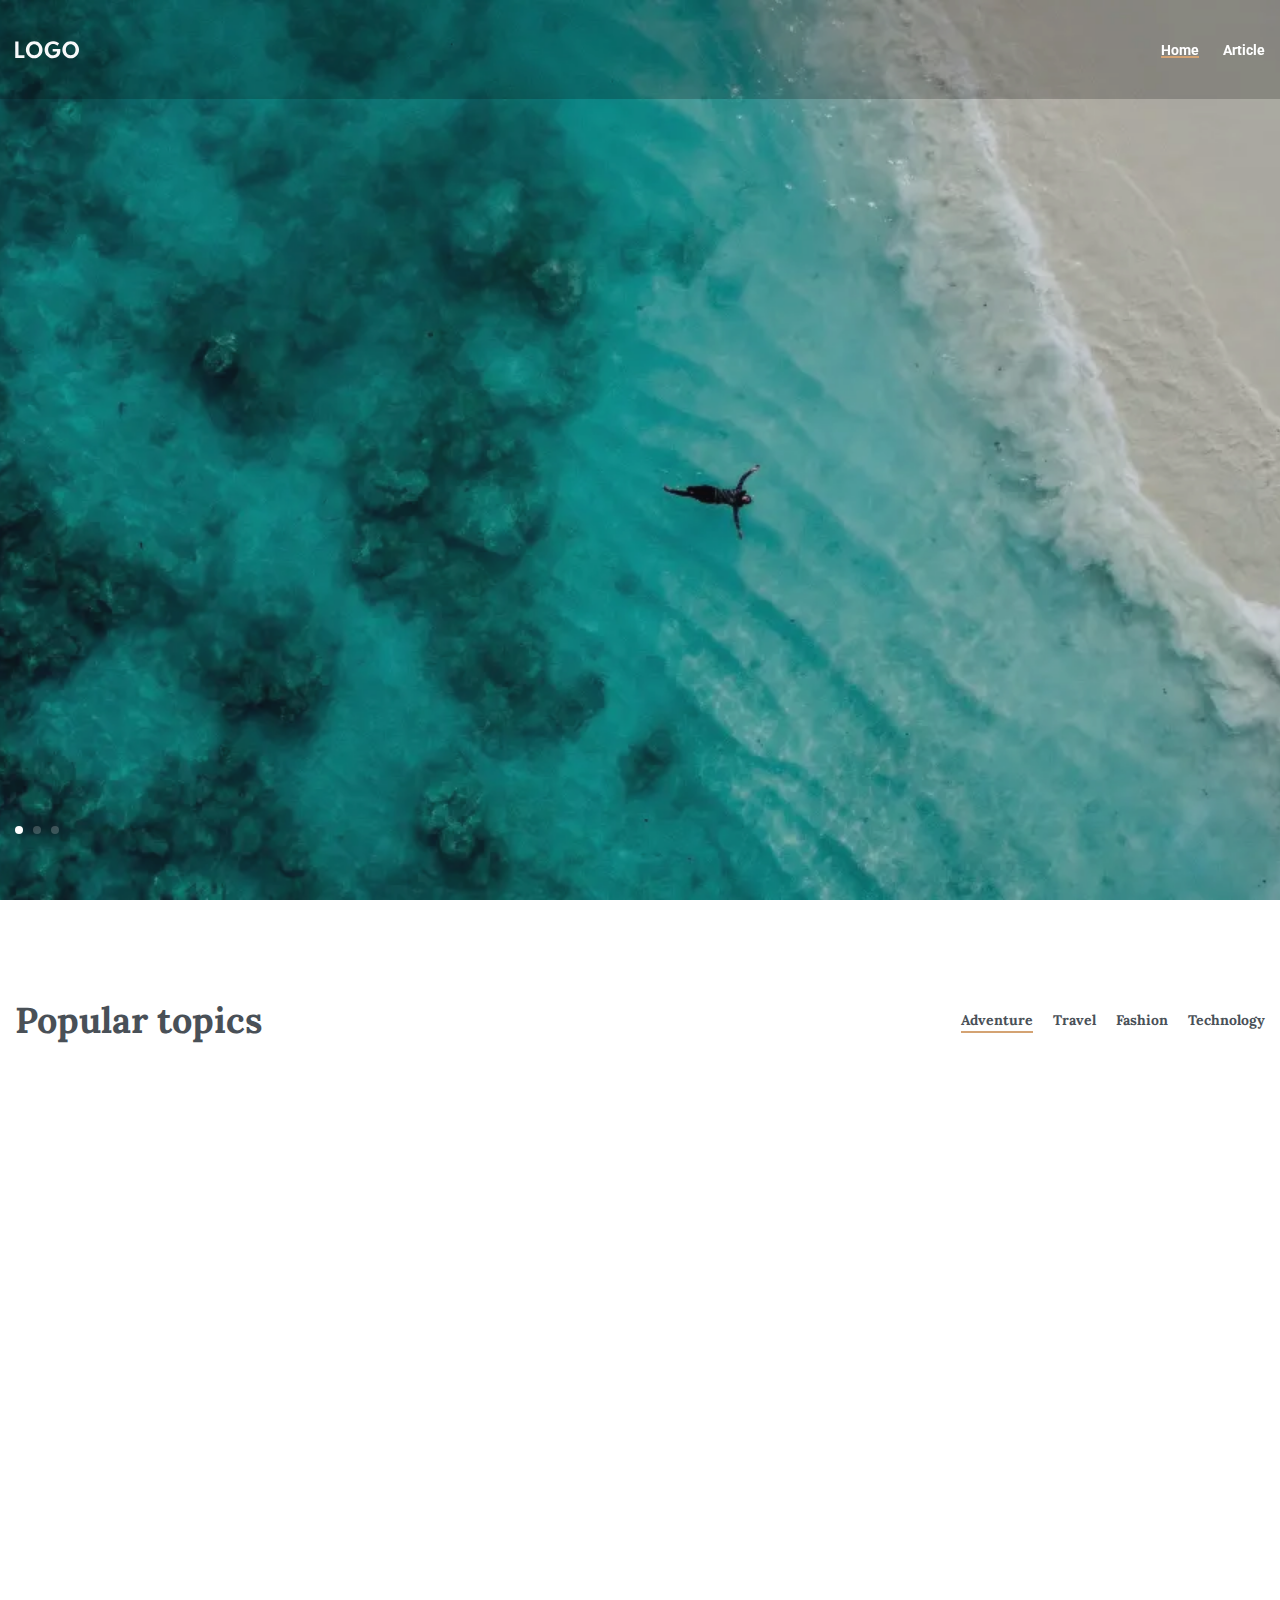
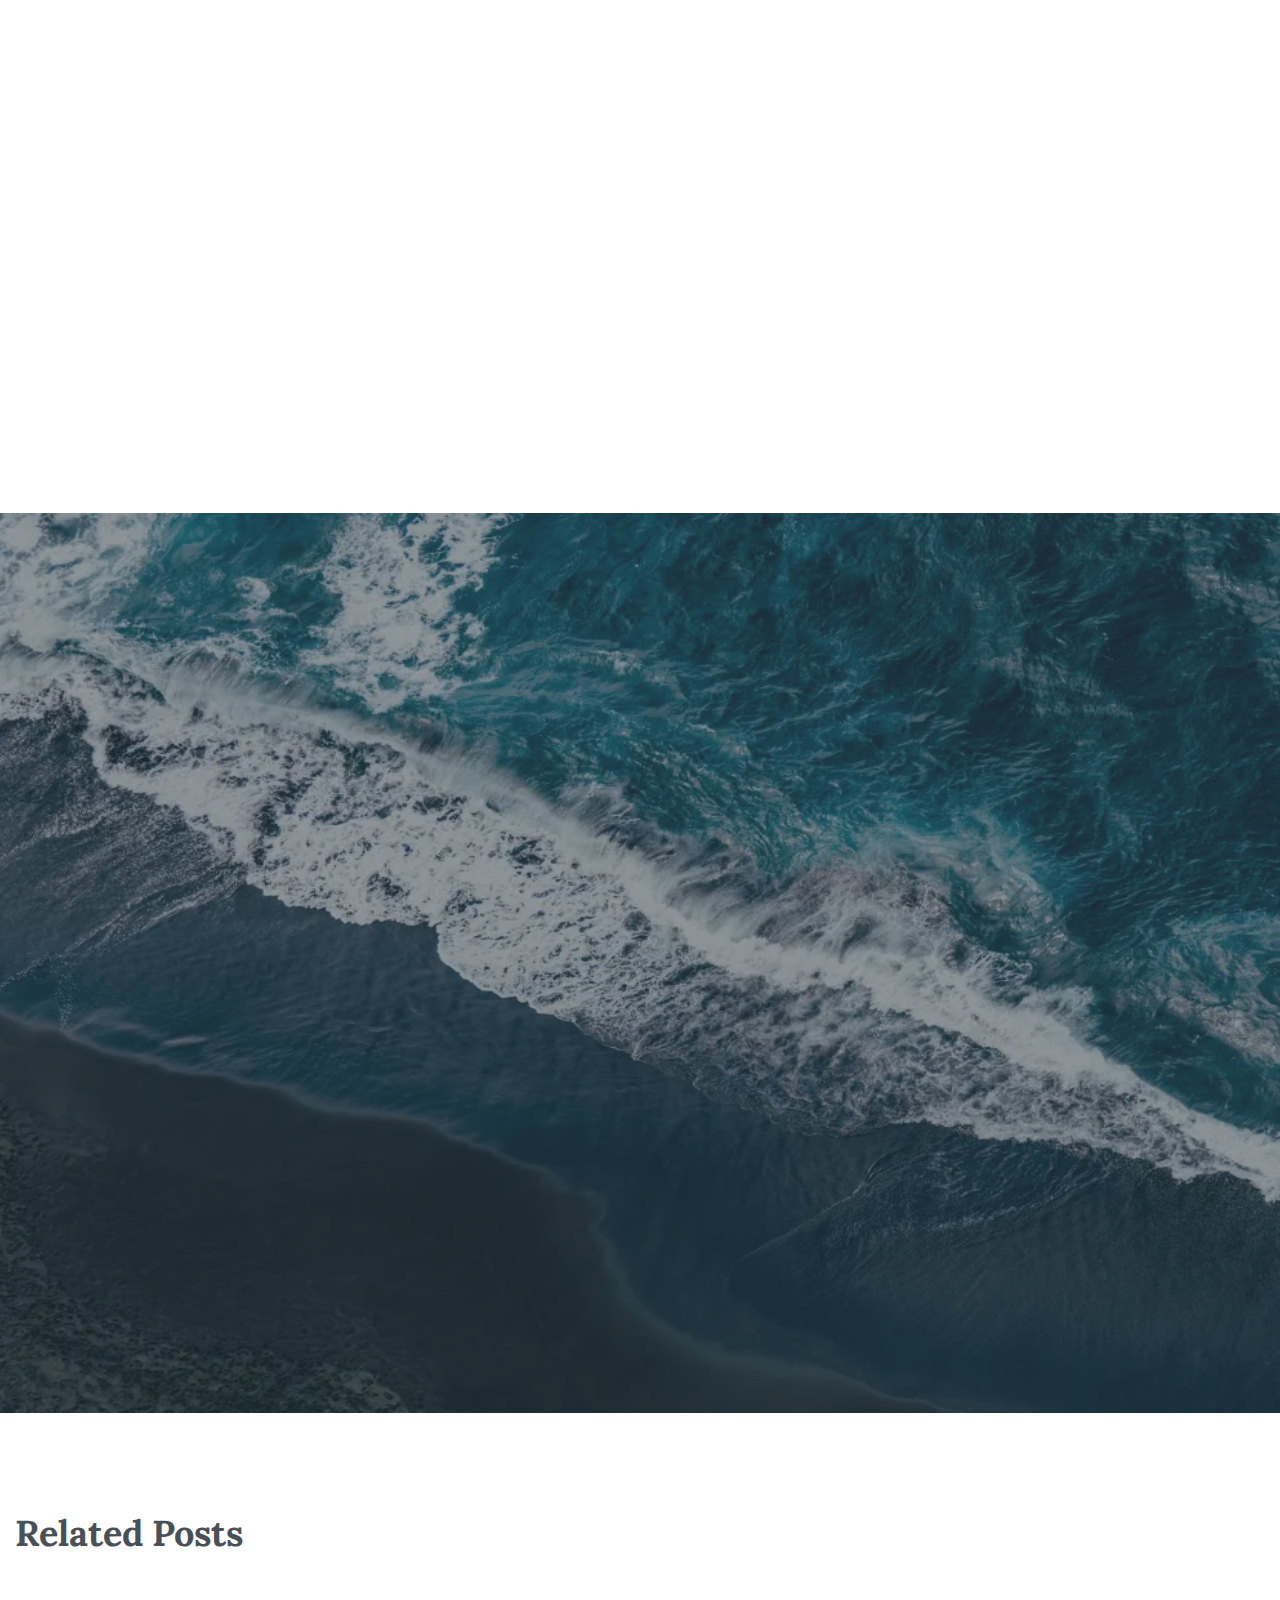
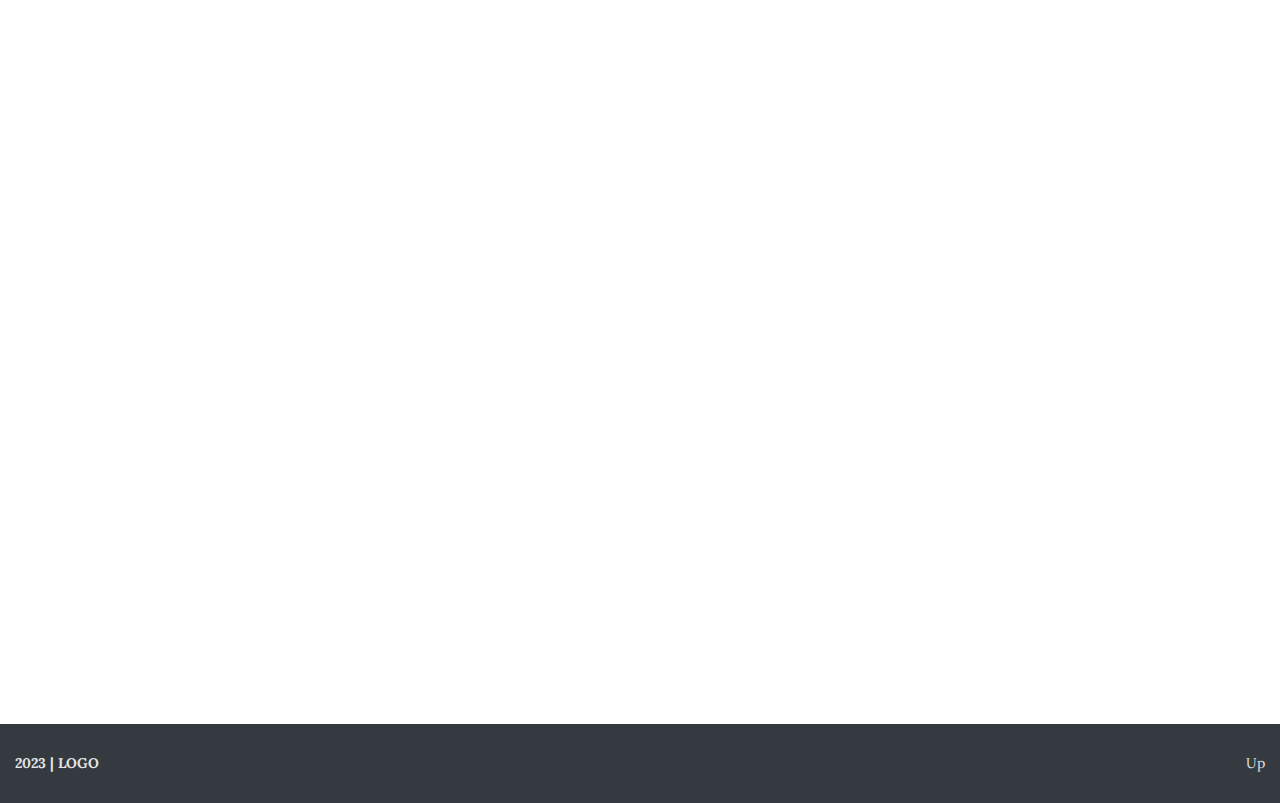
<file: index.html>
<!DOCTYPE html>
<html lang="ru">

<head>
	<title>MinimalBlog</title>
	<meta charset="UTF-8">
	<meta name="format-detection" content="telephone=no">
	<!-- <style>body{opacity: 0;}</style> -->
	<link rel="stylesheet" href="css/style.min.css?_v=20230114100045">
	<link rel="shortcut icon" href="favicon.ico">
	<!-- <meta name="robots" content="noindex, nofollow"> -->
	<meta name="viewport" content="width=device-width, initial-scale=1.0">
</head>

<body>
	<div class="wrapper">
		<header data-scroll="" class="header">
			<div class="header__container">
				<a href="" class="header__logo"><img src="img/logo.svg" alt="logo"></a>
				<nav class="header__menu menu">
					<ul class="menu__list">
						<li class="menu__item"><a href="index.html" class="menu__link _active">Home</a></li>
						<li class="menu__item"><a href="article.html" class="menu__link">Article</a></li>
					</ul>
				</nav>
			</div>
		</header>
		<main class="page">
			<div class="page__slider-main main-slider">
				<!-- Оболочка слайдера -->
				<div class="main-slider__slider swiper">
					<!-- Двигающееся часть слайдера -->
					<div class="main-slider__wrapper swiper-wrapper">
						<!-- Слайд -->
						<div class="main-slider__slide swiper-slide">
							<picture><source srcset="img/main-slider/01.webp" type="image/webp"><img class="main-slider__bg" src="img/main-slider/01.jpg" alt="Image"></picture>
							<div class="main-slider__container">
								<a href="#" class="main-slider__category category">ADVENTURE</a>
								<div class="main-slider__title title">Richird Norton photorealistic rendering as real photos</div>
								<div class="main-slider__body">
									<div class="main-slider__date">08.08.2021</div>
									<div class="main-slider__text">
										<p>Progressively incentivize cooperative systems through technically sound functionalities. The credibly productivate seamless data.</p>
									</div>
								</div>
							</div>
						</div>
						<div class="main-slider__slide swiper-slide">
							<picture><source srcset="img/main-slider/02.webp" type="image/webp"><img class="main-slider__bg" src="img/main-slider/02.jpg" alt="Image"></picture>
							<div class="main-slider__container">
								<a href="#" class="main-slider__category category">ADVENTURE</a>
								<div class="main-slider__title title">Lorem ipsum dolor sit amet consectetur adipisicing elit.</div>
								<div class="main-slider__body">
									<div class="main-slider__date">08.08.2021</div>
									<div class="main-slider__text">
										<p>Progressively incentivize cooperative systems through technically sound functionalities. The credibly productivate seamless data.</p>
									</div>
								</div>
							</div>
						</div>
						<div class="main-slider__slide swiper-slide">
							<picture><source srcset="img/main-slider/03.webp" type="image/webp"><img class="main-slider__bg" src="img/main-slider/03.jpg" alt="Image"></picture>
							<div class="main-slider__container">
								<a href="#" class="main-slider__category category">ADVENTURE</a>
								<div class="main-slider__title title">Richird Norton photorealistic rendering as real photos</div>
								<div class="main-slider__body">
									<div class="main-slider__date">08.08.2021</div>
									<div class="main-slider__text">
										<p>Progressively incentivize cooperative systems through technically sound functionalities. The credibly productivate seamless data.</p>
									</div>
								</div>
							</div>
						</div>
					</div>
					<div class="main-slider__bullets bullets">
						<div class="bullets__container">
							<div class="bullets__items"></div>
						</div>
					</div>

				</div>
			</div>
			<section class="page__popular popular">
				<div data-tabs class="popular__container">
					<div class="popular__header">
						<h2 class="popular__title title title_dark">Popular topics</h2>
						<nav class="popular__nav nav-popular">
							<ul data-tabs-titles class="nav-popular__list">
								<button type="button" class="nav-popular__item _tab-active">Adventure</button>
								<button type="button" class="nav-popular__item">Travel</button>
								<button type="button" class="nav-popular__item">Fashion</button>
								<button type="button" class="nav-popular__item">Technology</button>
							</ul>
						</nav>
					</div>
					<div data-tabs-body class="popular__content">
						<div class="popular__tab">
							<div class="popular__items">
								<article data-watch="" class="popular__item item-popular">
									<a href="" class="item-popular__category category">ADVENTURE</a>
									<a href="" class="item-popular__image"><picture><source srcset="img/popular/01.webp" type="image/webp"><img src="img/popular/01.jpg" alt="Image"></picture></a>
									<div class="item-popular__date">08.08.2021</div>
									<div class="item-popular__title"><a href="" class="item-popular__link-title">Instagram artists with great
											photography skills</a></div>
									<div class="item-popular__text">
										<p>Progressively incentivize cooperative systems through
											technically sound functionalities. Credibly productivate
											seamless data with flexible schemas.</p>
									</div>

								</article>
								<article data-watch="" class="popular__item item-popular">
									<a href="" class="item-popular__category category">ADVENTURE</a>
									<a href="" class="item-popular__image"><picture><source srcset="img/popular/02.webp" type="image/webp"><img src="img/popular/02.jpg" alt="Image"></picture></a>
									<div class="item-popular__date">08.08.2021</div>
									<div class="item-popular__title"><a href="" class="item-popular__link-title">Dream destinations to visit this year in Paris</a></div>
									<div class="item-popular__text">
										<p>Progressively incentivize cooperative systems through
											technically sound functionalities. Credibly productivate
											seamless data with flexible schemas.</p>
									</div>

								</article>
								<article data-watch="" class="popular__item item-popular">
									<a href="" class="item-popular__category category">ADVENTURE</a>
									<a href="" class="item-popular__image"><picture><source srcset="img/popular/03.webp" type="image/webp"><img src="img/popular/03.jpg" alt="Image"></picture></a>
									<div class="item-popular__date">08.08.2021</div>
									<div class="item-popular__title"><a href="" class="item-popular__link-title">Breathtaking first-person photos
											around Europe</a></div>
									<div class="item-popular__text">
										<p>Progressively incentivize cooperative systems through
											technically sound functionalities. Credibly productivate
											seamless data with flexible schemas.</p>
									</div>

								</article>
								<article data-watch="" class="popular__item item-popular">
									<a href="" class="item-popular__category category">ADVENTURE</a>
									<a href="" class="item-popular__image"><picture><source srcset="img/popular/04.webp" type="image/webp"><img src="img/popular/04.jpg" alt="Image"></picture></a>
									<div class="item-popular__date">08.08.2021</div>
									<div class="item-popular__title"><a href="" class="item-popular__link-title">What collectors need to know about
											authenticity</a></div>
									<div class="item-popular__text">
										<p>Progressively incentivize cooperative systems through
											technically sound functionalities. Credibly productivate
											seamless data with flexible schemas.</p>
									</div>

								</article>
								<article data-watch="" class="popular__item item-popular">
									<a href="" class="item-popular__category category">ADVENTURE</a>
									<a href="" class="item-popular__image"><picture><source srcset="img/popular/05.webp" type="image/webp"><img src="img/popular/05.jpg" alt="Image"></picture></a>
									<div class="item-popular__date">08.08.2021</div>
									<div class="item-popular__title"><a href="" class="item-popular__link-title">Thins to know before visiting
											Cave in Germany</a></div>
									<div class="item-popular__text">
										<p>Progressively incentivize cooperative systems through
											technically sound functionalities. Credibly productivate
											seamless data with flexible schemas.</p>
									</div>

								</article>
								<article data-watch="" class="popular__item item-popular">
									<a href="" class="item-popular__category category">ADVENTURE</a>
									<a href="" class="item-popular__image"><picture><source srcset="img/popular/06.webp" type="image/webp"><img src="img/popular/06.jpg" alt="Image"></picture></a>
									<div class="item-popular__date">08.08.2021</div>
									<div class="item-popular__title"><a href="" class="item-popular__link-title">Nina Smith vibrant work collab
											with Nike Dunk</a></div>
									<div class="item-popular__text">
										<p>Progressively incentivize cooperative systems through
											technically sound functionalities. Credibly productivate
											seamless data with flexible schemas.</p>
									</div>

								</article>
								<article data-watch="" class="popular__item item-popular">
									<a href="" class="item-popular__category category">ADVENTURE</a>
									<a href="" class="item-popular__image"><picture><source srcset="img/popular/07.webp" type="image/webp"><img src="img/popular/07.jpg" alt="Image"></picture></a>
									<div class="item-popular__date">08.08.2021</div>
									<div class="item-popular__title"><a href="" class="item-popular__link-title">Richard Norton photorealistic
											rendering as real photos</a></div>
									<div class="item-popular__text">
										<p>Progressively incentivize cooperative systems through
											technically sound functionalities. Credibly productivate
											seamless data with flexible schemas.</p>
									</div>

								</article>
								<article data-watch="" class="popular__item item-popular">
									<a href="" class="item-popular__category category">ADVENTURE</a>
									<a href="" class="item-popular__image"><picture><source srcset="img/popular/08.webp" type="image/webp"><img src="img/popular/08.jpg" alt="Image"></picture></a>
									<div class="item-popular__date">08.08.2021</div>
									<div class="item-popular__title"><a href="" class="item-popular__link-title">25 quality collectors toys inspired
											by famous films</a></div>
									<div class="item-popular__text">
										<p>Progressively incentivize cooperative systems through
											technically sound functionalities. Credibly productivate
											seamless data with flexible schemas.</p>
									</div>

								</article>
							</div>
						</div>
						<div class="popular__tab">
							<div class="popular__items">
								<article data-watch="" class="popular__item item-popular">
									<a href="" class="item-popular__category category">TRAVEL</a>
									<a href="" class="item-popular__image"><picture><source srcset="img/popular/01.webp" type="image/webp"><img src="img/popular/01.jpg" alt="Image"></picture></a>
									<div class="item-popular__date">08.08.2021</div>
									<div class="item-popular__title"><a href="" class="item-popular__link-title">Instagram artists with great
											photography skills</a></div>
									<div class="item-popular__text">
										<p>Progressively incentivize cooperative systems through
											technically sound functionalities. Credibly productivate
											seamless data with flexible schemas.</p>
									</div>

								</article>
								<article data-watch="" class="popular__item item-popular">
									<a href="" class="item-popular__category category">TRAVEL</a>
									<a href="" class="item-popular__image"><picture><source srcset="img/popular/02.webp" type="image/webp"><img src="img/popular/02.jpg" alt="Image"></picture></a>
									<div class="item-popular__date">08.08.2021</div>
									<div class="item-popular__title"><a href="" class="item-popular__link-title">Dream destinations to visit this year in Paris</a></div>
									<div class="item-popular__text">
										<p>Progressively incentivize cooperative systems through
											technically sound functionalities. Credibly productivate
											seamless data with flexible schemas.</p>
									</div>

								</article>
								<article data-watch="" class="popular__item item-popular">
									<a href="" class="item-popular__category category">TRAVEL</a>
									<a href="" class="item-popular__image"><picture><source srcset="img/popular/03.webp" type="image/webp"><img src="img/popular/03.jpg" alt="Image"></picture></a>
									<div class="item-popular__date">08.08.2021</div>
									<div class="item-popular__title"><a href="" class="item-popular__link-title">Breathtaking first-person photos
											around Europe</a></div>
									<div class="item-popular__text">
										<p>Progressively incentivize cooperative systems through
											technically sound functionalities. Credibly productivate
											seamless data with flexible schemas.</p>
									</div>

								</article>
								<article data-watch="" class="popular__item item-popular">
									<a href="" class="item-popular__category category">TRAVEL</a>
									<a href="" class="item-popular__image"><picture><source srcset="img/popular/04.webp" type="image/webp"><img src="img/popular/04.jpg" alt="Image"></picture></a>
									<div class="item-popular__date">08.08.2021</div>
									<div class="item-popular__title"><a href="" class="item-popular__link-title">What collectors need to know about
											authenticity</a></div>
									<div class="item-popular__text">
										<p>Progressively incentivize cooperative systems through
											technically sound functionalities. Credibly productivate
											seamless data with flexible schemas.</p>
									</div>

								</article>
								<article data-watch="" class="popular__item item-popular">
									<a href="" class="item-popular__category category">TRAVEL</a>
									<a href="" class="item-popular__image"><picture><source srcset="img/popular/05.webp" type="image/webp"><img src="img/popular/05.jpg" alt="Image"></picture></a>
									<div class="item-popular__date">08.08.2021</div>
									<div class="item-popular__title"><a href="" class="item-popular__link-title">Thins to know before visiting
											Cave in Germany</a></div>
									<div class="item-popular__text">
										<p>Progressively incentivize cooperative systems through
											technically sound functionalities. Credibly productivate
											seamless data with flexible schemas.</p>
									</div>

								</article>
								<article data-watch="" class="popular__item item-popular">
									<a href="" class="item-popular__category category">TRAVEL</a>
									<a href="" class="item-popular__image"><picture><source srcset="img/popular/06.webp" type="image/webp"><img src="img/popular/06.jpg" alt="Image"></picture></a>
									<div class="item-popular__date">08.08.2021</div>
									<div class="item-popular__title"><a href="" class="item-popular__link-title">Nina Smith vibrant work collab
											with Nike Dunk</a></div>
									<div class="item-popular__text">
										<p>Progressively incentivize cooperative systems through
											technically sound functionalities. Credibly productivate
											seamless data with flexible schemas.</p>
									</div>

								</article>
								<article data-watch="" class="popular__item item-popular">
									<a href="" class="item-popular__category category">TRAVEL</a>
									<a href="" class="item-popular__image"><picture><source srcset="img/popular/07.webp" type="image/webp"><img src="img/popular/07.jpg" alt="Image"></picture></a>
									<div class="item-popular__date">08.08.2021</div>
									<div class="item-popular__title"><a href="" class="item-popular__link-title">Richard Norton photorealistic
											rendering as real photos</a></div>
									<div class="item-popular__text">
										<p>Progressively incentivize cooperative systems through
											technically sound functionalities. Credibly productivate
											seamless data with flexible schemas.</p>
									</div>

								</article>
								<article data-watch="" class="popular__item item-popular">
									<a href="" class="item-popular__category category">TRAVEL</a>
									<a href="" class="item-popular__image"><picture><source srcset="img/popular/08.webp" type="image/webp"><img src="img/popular/08.jpg" alt="Image"></picture></a>
									<div class="item-popular__date">08.08.2021</div>
									<div class="item-popular__title"><a href="" class="item-popular__link-title">25 quality collectors toys inspired
											by famous films</a></div>
									<div class="item-popular__text">
										<p>Progressively incentivize cooperative systems through
											technically sound functionalities. Credibly productivate
											seamless data with flexible schemas.</p>
									</div>

								</article>
							</div>
						</div>
						<div class="popular__tab">
							<div class="popular__items">
								<article data-watch="" class="popular__item item-popular">
									<a href="" class="item-popular__category category">Fashion</a>
									<a href="" class="item-popular__image"><picture><source srcset="img/popular/01.webp" type="image/webp"><img src="img/popular/01.jpg" alt="Image"></picture></a>
									<div class="item-popular__date">08.08.2021</div>
									<div class="item-popular__title"><a href="" class="item-popular__link-title">Instagram artists with great
											photography skills</a></div>
									<div class="item-popular__text">
										<p>Progressively incentivize cooperative systems through
											technically sound functionalities. Credibly productivate
											seamless data with flexible schemas.</p>
									</div>

								</article>
								<article data-watch="" class="popular__item item-popular">
									<a href="" class="item-popular__category category">Fashion</a>
									<a href="" class="item-popular__image"><picture><source srcset="img/popular/02.webp" type="image/webp"><img src="img/popular/02.jpg" alt="Image"></picture></a>
									<div class="item-popular__date">08.08.2021</div>
									<div class="item-popular__title"><a href="" class="item-popular__link-title">Dream destinations to visit this year in Paris</a></div>
									<div class="item-popular__text">
										<p>Progressively incentivize cooperative systems through
											technically sound functionalities. Credibly productivate
											seamless data with flexible schemas.</p>
									</div>

								</article>
								<article data-watch="" class="popular__item item-popular">
									<a href="" class="item-popular__category category">Fashion</a>
									<a href="" class="item-popular__image"><picture><source srcset="img/popular/03.webp" type="image/webp"><img src="img/popular/03.jpg" alt="Image"></picture></a>
									<div class="item-popular__date">08.08.2021</div>
									<div class="item-popular__title"><a href="" class="item-popular__link-title">Breathtaking first-person photos
											around Europe</a></div>
									<div class="item-popular__text">
										<p>Progressively incentivize cooperative systems through
											technically sound functionalities. Credibly productivate
											seamless data with flexible schemas.</p>
									</div>

								</article>
								<article data-watch="" class="popular__item item-popular">
									<a href="" class="item-popular__category category">Fashion</a>
									<a href="" class="item-popular__image"><picture><source srcset="img/popular/04.webp" type="image/webp"><img src="img/popular/04.jpg" alt="Image"></picture></a>
									<div class="item-popular__date">08.08.2021</div>
									<div class="item-popular__title"><a href="" class="item-popular__link-title">What collectors need to know about
											authenticity</a></div>
									<div class="item-popular__text">
										<p>Progressively incentivize cooperative systems through
											technically sound functionalities. Credibly productivate
											seamless data with flexible schemas.</p>
									</div>

								</article>
								<article data-watch="" class="popular__item item-popular">
									<a href="" class="item-popular__category category">Fashion</a>
									<a href="" class="item-popular__image"><picture><source srcset="img/popular/05.webp" type="image/webp"><img src="img/popular/05.jpg" alt="Image"></picture></a>
									<div class="item-popular__date">08.08.2021</div>
									<div class="item-popular__title"><a href="" class="item-popular__link-title">Thins to know before visiting
											Cave in Germany</a></div>
									<div class="item-popular__text">
										<p>Progressively incentivize cooperative systems through
											technically sound functionalities. Credibly productivate
											seamless data with flexible schemas.</p>
									</div>

								</article>
								<article data-watch="" class="popular__item item-popular">
									<a href="" class="item-popular__category category">Fashion</a>
									<a href="" class="item-popular__image"><picture><source srcset="img/popular/06.webp" type="image/webp"><img src="img/popular/06.jpg" alt="Image"></picture></a>
									<div class="item-popular__date">08.08.2021</div>
									<div class="item-popular__title"><a href="" class="item-popular__link-title">Nina Smith vibrant work collab
											with Nike Dunk</a></div>
									<div class="item-popular__text">
										<p>Progressively incentivize cooperative systems through
											technically sound functionalities. Credibly productivate
											seamless data with flexible schemas.</p>
									</div>

								</article>
								<article data-watch="" class="popular__item item-popular">
									<a href="" class="item-popular__category category">Fashion</a>
									<a href="" class="item-popular__image"><picture><source srcset="img/popular/07.webp" type="image/webp"><img src="img/popular/07.jpg" alt="Image"></picture></a>
									<div class="item-popular__date">08.08.2021</div>
									<div class="item-popular__title"><a href="" class="item-popular__link-title">Richard Norton photorealistic
											rendering as real photos</a></div>
									<div class="item-popular__text">
										<p>Progressively incentivize cooperative systems through
											technically sound functionalities. Credibly productivate
											seamless data with flexible schemas.</p>
									</div>

								</article>
								<article data-watch="" class="popular__item item-popular">
									<a href="" class="item-popular__category category">Fashion</a>
									<a href="" class="item-popular__image"><picture><source srcset="img/popular/08.webp" type="image/webp"><img src="img/popular/08.jpg" alt="Image"></picture></a>
									<div class="item-popular__date">08.08.2021</div>
									<div class="item-popular__title"><a href="" class="item-popular__link-title">25 quality collectors toys inspired
											by famous films</a></div>
									<div class="item-popular__text">
										<p>Progressively incentivize cooperative systems through
											technically sound functionalities. Credibly productivate
											seamless data with flexible schemas.</p>
									</div>

								</article>
							</div>
						</div>
						<div class="popular__tab">
							<div class="popular__items">
								<article data-watch="" class="popular__item item-popular">
									<a href="" class="item-popular__category category">Technology</a>
									<a href="" class="item-popular__image"><picture><source srcset="img/popular/01.webp" type="image/webp"><img src="img/popular/01.jpg" alt="Image"></picture></a>
									<div class="item-popular__date">08.08.2021</div>
									<div class="item-popular__title"><a href="" class="item-popular__link-title">Instagram artists with great
											photography skills</a></div>
									<div class="item-popular__text">
										<p>Progressively incentivize cooperative systems through
											technically sound functionalities. Credibly productivate
											seamless data with flexible schemas.</p>
									</div>

								</article>
								<article data-watch="" class="popular__item item-popular">
									<a href="" class="item-popular__category category">Technology</a>
									<a href="" class="item-popular__image"><picture><source srcset="img/popular/02.webp" type="image/webp"><img src="img/popular/02.jpg" alt="Image"></picture></a>
									<div class="item-popular__date">08.08.2021</div>
									<div class="item-popular__title"><a href="" class="item-popular__link-title">Dream destinations to visit this year in Paris</a></div>
									<div class="item-popular__text">
										<p>Progressively incentivize cooperative systems through
											technically sound functionalities. Credibly productivate
											seamless data with flexible schemas.</p>
									</div>

								</article>
								<article data-watch="" class="popular__item item-popular">
									<a href="" class="item-popular__category category">Technology</a>
									<a href="" class="item-popular__image"><picture><source srcset="img/popular/03.webp" type="image/webp"><img src="img/popular/03.jpg" alt="Image"></picture></a>
									<div class="item-popular__date">08.08.2021</div>
									<div class="item-popular__title"><a href="" class="item-popular__link-title">Breathtaking first-person photos
											around Europe</a></div>
									<div class="item-popular__text">
										<p>Progressively incentivize cooperative systems through
											technically sound functionalities. Credibly productivate
											seamless data with flexible schemas.</p>
									</div>

								</article>
								<article data-watch="" class="popular__item item-popular">
									<a href="" class="item-popular__category category">Technology</a>
									<a href="" class="item-popular__image"><picture><source srcset="img/popular/04.webp" type="image/webp"><img src="img/popular/04.jpg" alt="Image"></picture></a>
									<div class="item-popular__date">08.08.2021</div>
									<div class="item-popular__title"><a href="" class="item-popular__link-title">What collectors need to know about
											authenticity</a></div>
									<div class="item-popular__text">
										<p>Progressively incentivize cooperative systems through
											technically sound functionalities. Credibly productivate
											seamless data with flexible schemas.</p>
									</div>

								</article>
								<article data-watch="" class="popular__item item-popular">
									<a href="" class="item-popular__category category">Technology</a>
									<a href="" class="item-popular__image"><picture><source srcset="img/popular/05.webp" type="image/webp"><img src="img/popular/05.jpg" alt="Image"></picture></a>
									<div class="item-popular__date">08.08.2021</div>
									<div class="item-popular__title"><a href="" class="item-popular__link-title">Thins to know before visiting
											Cave in Germany</a></div>
									<div class="item-popular__text">
										<p>Progressively incentivize cooperative systems through
											technically sound functionalities. Credibly productivate
											seamless data with flexible schemas.</p>
									</div>

								</article>
								<article data-watch="" class="popular__item item-popular">
									<a href="" class="item-popular__category category">Technology</a>
									<a href="" class="item-popular__image"><picture><source srcset="img/popular/06.webp" type="image/webp"><img src="img/popular/06.jpg" alt="Image"></picture></a>
									<div class="item-popular__date">08.08.2021</div>
									<div class="item-popular__title"><a href="" class="item-popular__link-title">Nina Smith vibrant work collab
											with Nike Dunk</a></div>
									<div class="item-popular__text">
										<p>Progressively incentivize cooperative systems through
											technically sound functionalities. Credibly productivate
											seamless data with flexible schemas.</p>
									</div>

								</article>
								<article data-watch="" class="popular__item item-popular">
									<a href="" class="item-popular__category category">Technology</a>
									<a href="" class="item-popular__image"><picture><source srcset="img/popular/07.webp" type="image/webp"><img src="img/popular/07.jpg" alt="Image"></picture></a>
									<div class="item-popular__date">08.08.2021</div>
									<div class="item-popular__title"><a href="" class="item-popular__link-title">Richard Norton photorealistic
											rendering as real photos</a></div>
									<div class="item-popular__text">
										<p>Progressively incentivize cooperative systems through
											technically sound functionalities. Credibly productivate
											seamless data with flexible schemas.</p>
									</div>

								</article>
								<article data-watch="" class="popular__item item-popular">
									<a href="" class="item-popular__category category">Technology</a>
									<a href="" class="item-popular__image"><picture><source srcset="img/popular/08.webp" type="image/webp"><img src="img/popular/08.jpg" alt="Image"></picture></a>
									<div class="item-popular__date">08.08.2021</div>
									<div class="item-popular__title"><a href="" class="item-popular__link-title">25 quality collectors toys inspired
											by famous films</a></div>
									<div class="item-popular__text">
										<p>Progressively incentivize cooperative systems through
											technically sound functionalities. Credibly productivate
											seamless data with flexible schemas.</p>
									</div>

								</article>
							</div>
						</div>
					</div>
				</div>
			</section>
			<section class="page__big-post big-post">
				<div class="big-post__container">
					<a data-watch="" href="" class="big-post__category category">FASHION</a>
					<h2 data-watch="" class="big-post__title title"><a href="" class="big-post__title-link">Richird Norton photorealistic rendering as real photos</a></h2>
					<div data-watch="" class="big-post__text">
						<p>Progressively incentivize cooperative systems through technically sound functionalities. The credibly productivate seamless data.</p>
					</div>
					<a data-watch="" href="" class="big-post__author">By Jennifer Lawrence</a>
				</div>
				<div class="big-post__bg"><picture><source srcset="img/big-post/image.webp" type="image/webp"><img src="img/big-post/image.jpg" alt="Image"></picture></div>
			</section>
			<section class="page__related related">
				<div class="related__container">
					<h2 class="related__title title title_dark">Related Posts</h2>
					<div class="related__items">
						<article data-watch="" class="related__item item-related">
							<a href="" class="item-related__category category">FASHION</a>
							<div class="item-related__content">
								<div class="item-related__date">08.08.2021</div>
								<h4 class="item-related__title"><a href="" class="item-related__title-link">Richird Norton photorealistic rendering as real photos</a></h4>
								<div class="item-related__text">
									<p>Progressively incentivize cooperative systems through technically sound functionalities. The credibly productivate seamless data.</p>
								</div>
							</div>
							<div class="item-related__image"><picture><source srcset="img/related/01.webp" type="image/webp"><img src="img/related/01.jpg" alt="Image"></picture></div>
						</article>
						<article data-watch="" class="related__item item-related">
							<a href="" class="item-related__category category">FASHION</a>
							<div class="item-related__content">
								<div class="item-related__date">08.08.2021</div>
								<h4 class="item-related__title"><a href="" class="item-related__title-link">Richird Norton photorealistic rendering as real photos</a></h4>
								<div class="item-related__text">
									<p>Progressively incentivize cooperative systems through technically sound functionalities. The credibly productivate seamless data.</p>
								</div>
							</div>
							<div class="item-related__image"><picture><source srcset="img/related/02.webp" type="image/webp"><img src="img/related/02.jpg" alt="Image"></picture></div>
						</article>
						<article data-watch="" class="related__item item-related">
							<a href="" class="item-related__category category">FASHION</a>
							<div class="item-related__content">
								<div class="item-related__date">08.08.2021</div>
								<h4 class="item-related__title"><a href="" class="item-related__title-link">Richird Norton photorealistic rendering as real photos</a></h4>
								<div class="item-related__text">
									<p>Progressively incentivize cooperative systems through technically sound functionalities. The credibly productivate seamless data.</p>
								</div>
							</div>
							<div class="item-related__image"><picture><source srcset="img/related/03.webp" type="image/webp"><img src="img/related/03.jpg" alt="Image"></picture></div>
						</article>
					</div>
				</div>
			</section>
		</main>
		<footer class="footer">
			<div class="footer__container">
				<div class="footer__text">2023 | LOGO</div>
				<button data-goto=".wrapper" type="button" class="footer__up">Up</button>
			</div>
		</footer>
	</div>
	<!-- <div id="popup" aria-hidden="true" class="popup">
	<div class="popup__wrapper">
		<div class="popup__content">
			<button data-close type="button" class="popup__close">Закрыть</button>
			<div class="popup__text">
				Text
			</div>
		</div>
	</div>
</div> -->
	<script src="js/app.min.js?_v=20230114100045"></script>
</body>

</html>
</file>
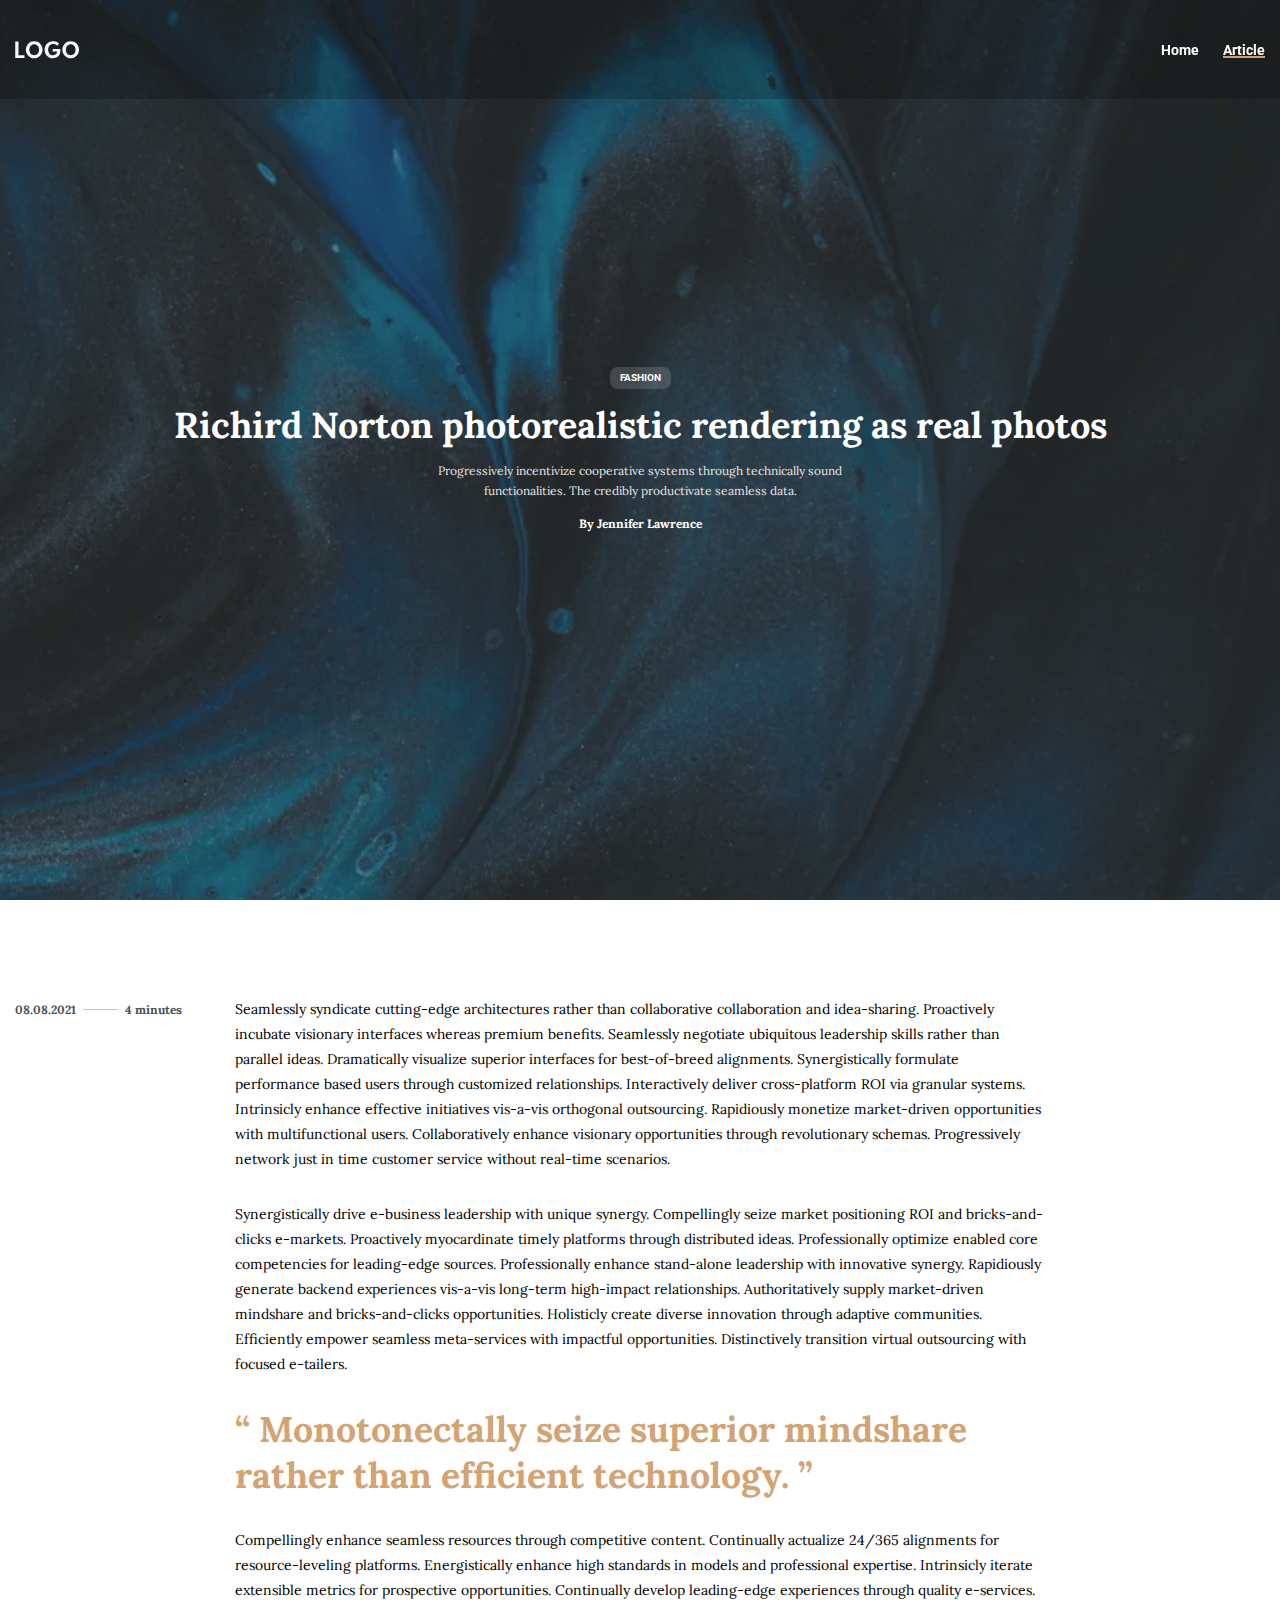
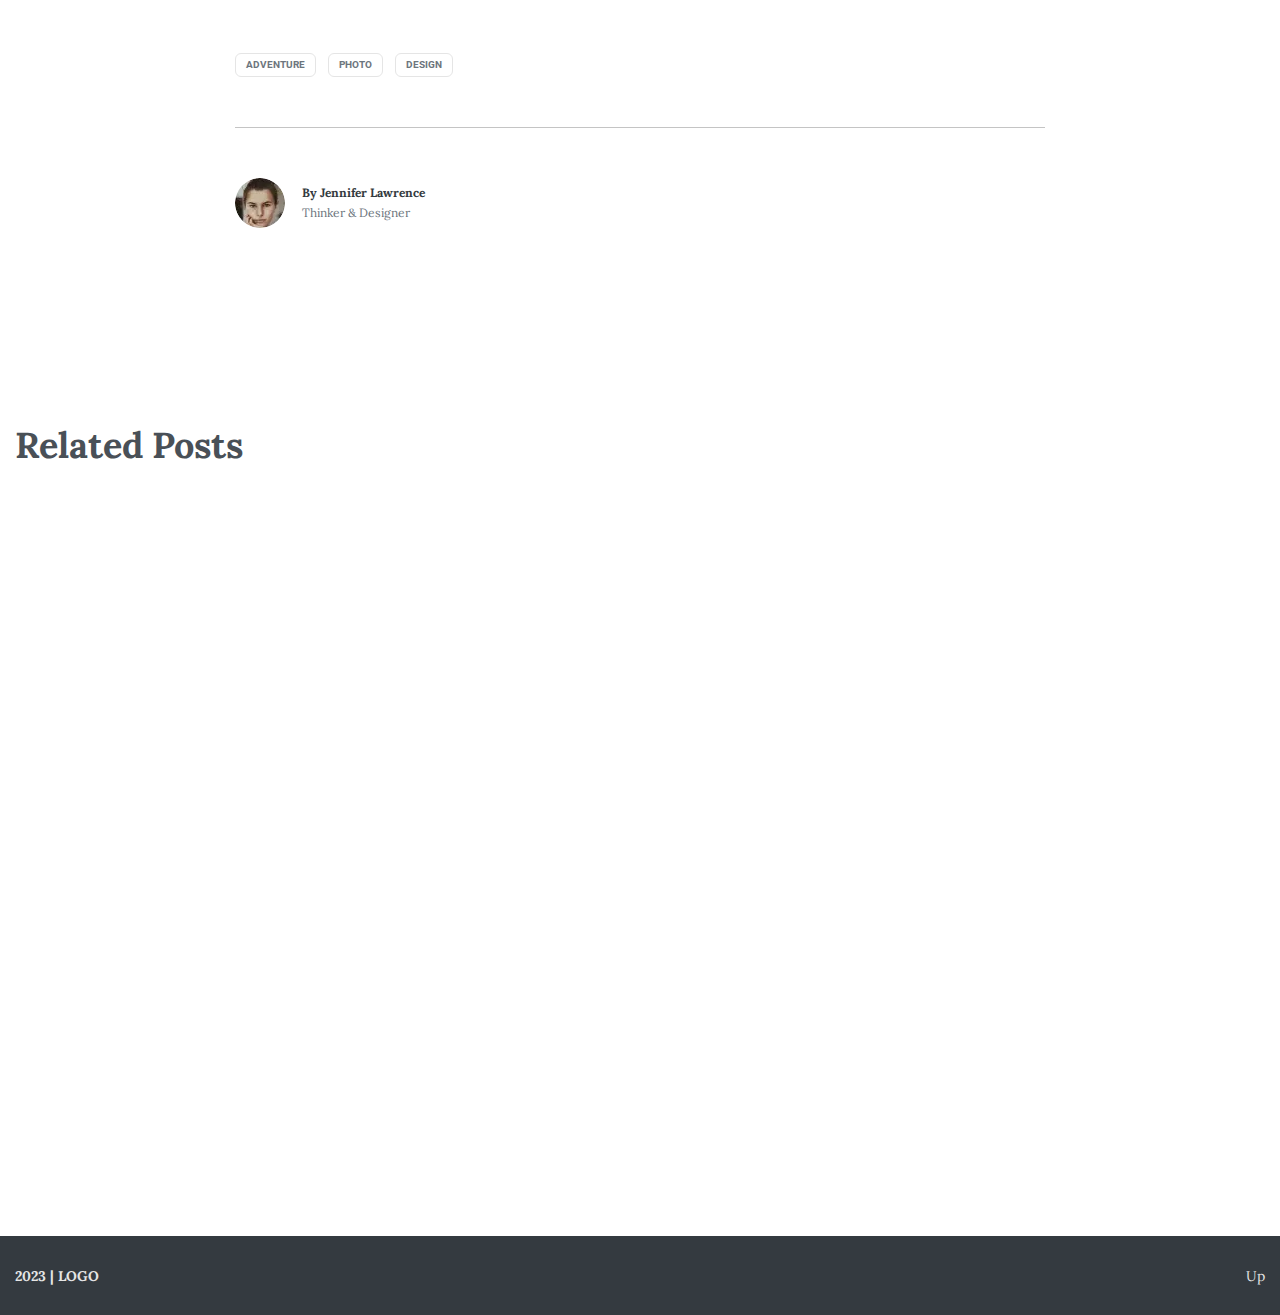
<file: article.html>
<!DOCTYPE html>
<html lang="ru">

<head>
	<title>Article - MinimalBlog</title>
	<meta charset="UTF-8">
	<meta name="format-detection" content="telephone=no">
	<!-- <style>body{opacity: 0;}</style> -->
	<link rel="stylesheet" href="css/style.min.css?_v=20230114100045">
	<link rel="shortcut icon" href="favicon.ico">
	<!-- <meta name="robots" content="noindex, nofollow"> -->
	<meta name="viewport" content="width=device-width, initial-scale=1.0">
</head>

<body>
	<div class="wrapper">
		<header class="header">
			<div class="header__container">
				<a href="index.html" class="header__logo"><img src="img/logo.svg" alt="logo"></a>
				<nav class="header__menu menu">
					<ul class="menu__list">
						<li class="menu__item"><a href="index.html" class="menu__link ">Home</a></li>
						<li class="menu__item"><a href="article.html" class="menu__link _active">Article</a></li>
					</ul>
				</nav>
			</div>
		</header>
		<main class="page__article article">
			<section class="page__big-post big-post">
				<div class="big-post__container">
					<a data-watch="" href="" class="big-post__category category">FASHION</a>
					<h2 data-watch="" class="big-post__title title"><a href="" class="big-post__title-link">Richird Norton photorealistic rendering as real photos</a></h2>
					<div data-watch="" class="big-post__text">
						<p>Progressively incentivize cooperative systems through technically sound functionalities. The credibly productivate seamless data.</p>
					</div>
					<a data-watch="" href="" class="big-post__author">By Jennifer Lawrence</a>
				</div>
				<div class="big-post__bg"><picture><source srcset="img/article/image.webp" type="image/webp"><img src="img/article/image.jpg" alt="Image"></picture></div>
			</section>
			<div class="article__content">
				<div class="article__container">
					<aside class="article__info">
						<div class="article__date">08.08.2021</div>
						<div class="article__time">4 minutes</div>
					</aside>
					<div class="article__body">
						<div class="article__text">
							<p>Seamlessly syndicate cutting-edge architectures rather than collaborative collaboration and idea-sharing. Proactively incubate visionary interfaces whereas premium benefits. Seamlessly negotiate ubiquitous leadership skills rather than parallel ideas. Dramatically visualize superior interfaces for best-of-breed alignments. Synergistically formulate performance based users through customized relationships. Interactively deliver cross-platform ROI via granular systems. Intrinsicly enhance effective initiatives vis-a-vis orthogonal outsourcing. Rapidiously monetize market-driven opportunities with multifunctional users. Collaboratively enhance visionary opportunities through revolutionary schemas. Progressively network just in time customer service without real-time scenarios.</p>
							<p>Synergistically drive e-business leadership with unique synergy. Compellingly seize market positioning ROI and bricks-and-clicks e-markets. Proactively myocardinate timely platforms through distributed ideas. Professionally optimize enabled core competencies for leading-edge sources. Professionally enhance stand-alone leadership with innovative synergy. Rapidiously generate backend experiences vis-a-vis long-term high-impact relationships. Authoritatively supply market-driven mindshare and bricks-and-clicks opportunities. Holisticly create diverse innovation through adaptive communities. Efficiently empower seamless meta-services with impactful opportunities. Distinctively transition virtual outsourcing with focused e-tailers.</p>
							<blockquote>“ Monotonectally seize superior mindshare rather than efficient technology. ” </blockquote>
							<p>Compellingly enhance seamless resources through competitive content. Continually actualize 24/365 alignments for resource-leveling platforms. Energistically enhance high standards in models and professional expertise. Intrinsicly iterate extensible metrics for prospective opportunities. Continually develop leading-edge experiences through quality e-services.</p>
						</div>
						<div class="article__tags">
							<a href="" class="article__tag category">ADVENTURE</a>
							<a href="" class="article__tag category">PHOTO</a>
							<a href="" class="article__tag category">DESIGN</a>
						</div>
						<div class="article__author author">
							<div class="author__avatar">
								<picture><source srcset="img/article/avatar.webp" type="image/webp"><img src="img/article/avatar.jpg" alt="Avatar-image"></picture>
							</div>
							<div class="author__body">
								<a href="" class="author__title">By Jennifer Lawrence</a>
								<a href="" class="author__skills">Thinker & Designer</a>
							</div>
						</div>
					</div>
				</div>
			</div>
			<section class="page__related related">
				<div class="related__container">
					<h2 class="related__title title title_dark">Related Posts</h2>
					<div class="related__items">
						<article data-watch="" class="related__item item-related">
							<a href="" class="item-related__category category">FASHION</a>
							<div class="item-related__content">
								<div class="item-related__date">08.08.2021</div>
								<h4 class="item-related__title"><a href="" class="item-related__title-link">Richird Norton photorealistic rendering as real photos</a></h4>
								<div class="item-related__text">
									<p>Progressively incentivize cooperative systems through technically sound functionalities. The credibly productivate seamless data.</p>
								</div>
							</div>
							<div class="item-related__image"><picture><source srcset="img/related/01.webp" type="image/webp"><img src="img/related/01.jpg" alt="Image"></picture></div>
						</article>
						<article data-watch="" class="related__item item-related">
							<a href="" class="item-related__category category">FASHION</a>
							<div class="item-related__content">
								<div class="item-related__date">08.08.2021</div>
								<h4 class="item-related__title"><a href="" class="item-related__title-link">Richird Norton photorealistic rendering as real photos</a></h4>
								<div class="item-related__text">
									<p>Progressively incentivize cooperative systems through technically sound functionalities. The credibly productivate seamless data.</p>
								</div>
							</div>
							<div class="item-related__image"><picture><source srcset="img/related/02.webp" type="image/webp"><img src="img/related/02.jpg" alt="Image"></picture></div>
						</article>
						<article data-watch="" class="related__item item-related">
							<a href="" class="item-related__category category">FASHION</a>
							<div class="item-related__content">
								<div class="item-related__date">08.08.2021</div>
								<h4 class="item-related__title"><a href="" class="item-related__title-link">Richird Norton photorealistic rendering as real photos</a></h4>
								<div class="item-related__text">
									<p>Progressively incentivize cooperative systems through technically sound functionalities. The credibly productivate seamless data.</p>
								</div>
							</div>
							<div class="item-related__image"><picture><source srcset="img/related/03.webp" type="image/webp"><img src="img/related/03.jpg" alt="Image"></picture></div>
						</article>
					</div>
				</div>
			</section>
		</main>
		<footer class="footer">
			<div class="footer__container">
				<div class="footer__text">2023 | LOGO</div>
				<button data-goto=".wrapper" type="button" class="footer__up">Up</button>
			</div>
		</footer>
	</div>
	<!-- <div id="popup" aria-hidden="true" class="popup">
	<div class="popup__wrapper">
		<div class="popup__content">
			<button data-close type="button" class="popup__close">Закрыть</button>
			<div class="popup__text">
				Text
			</div>
		</div>
	</div>
</div> -->
	<script src="js/app.min.js?_v=20230114100045"></script>
</body>

</html>
</file>
<file: css/style.min.css>
@charset "UTF-8";@import url(https://fonts.googleapis.com/css?family=Lora:regular,500,600,700&display=swap);@import url(https://fonts.googleapis.com/css?family=Roboto:300,regular,500,700,900&display=swap);*{padding:0;margin:0;border:0}*,:after,:before{-webkit-box-sizing:border-box;box-sizing:border-box}body,html{height:100%;min-width:320px}body{color:#000;line-height:1;font-family:Lora;font-size:.875rem;-ms-text-size-adjust:100%;-moz-text-size-adjust:100%;-webkit-text-size-adjust:100%;-webkit-font-smoothing:antialiased;-moz-osx-font-smoothing:grayscale}button,input,textarea{font-family:Lora;font-size:inherit}button{cursor:pointer;color:inherit;background-color:inherit}a{color:inherit}a:link,a:visited{text-decoration:none}a:hover{text-decoration:none}ul li{list-style:none}img{vertical-align:top}h1,h2,h3,h4,h5,h6{font-weight:inherit;font-size:inherit}.lock body{overflow:hidden;-ms-touch-action:none;touch-action:none;-ms-scroll-chaining:none;overscroll-behavior:none}.wrapper{min-height:100%;display:-webkit-box;display:-ms-flexbox;display:flex;-webkit-box-orient:vertical;-webkit-box-direction:normal;-ms-flex-direction:column;flex-direction:column;overflow:hidden}.wrapper>main{-webkit-box-flex:1;-ms-flex:1 1 auto;flex:1 1 auto}.wrapper>*{min-width:0}[class*=__container]{max-width:81.25rem;-webkit-box-sizing:content-box;box-sizing:content-box;margin:0 auto;padding:0 .9375rem}[class*=-ibg]{position:relative}[class*=-ibg] img{position:absolute;width:100%;height:100%;top:0;left:0;-o-object-fit:cover;object-fit:cover}[class*=-ibg_contain] img{-o-object-fit:contain;object-fit:contain}::-moz-selection{color:#fff;background-color:#495057}::selection{color:#fff;background-color:#495057}.category{background-color:rgba(255,255,255,.15);border-radius:.5rem;padding:.3125rem .625rem;display:inline-block;color:#fff;font-family:Roboto,sans-serif;font-size:.625rem;line-height:1.2;font-weight:700;text-transform:uppercase;-webkit-transition:all .3s;-o-transition:all .3s;transition:all .3s}.title{font-weight:700;font-size:2.25rem;line-height:1.2777777778;color:#fff}.title_dark{color:#495057}.header{position:fixed;width:100%;top:0;left:0;z-index:50;background-color:rgba(0,0,0,.2);-webkit-transition:all .3s ease 0s;-o-transition:all .3s ease 0s;transition:all .3s ease 0s}.header._header-scroll{background-color:rgba(0,0,0,.5)}.header__container{display:-webkit-box;display:-ms-flexbox;display:flex;-webkit-box-pack:justify;-ms-flex-pack:justify;justify-content:space-between;-webkit-box-align:center;-ms-flex-align:center;align-items:center;gap:.9375rem;padding-top:.625rem;padding-bottom:.625rem;-webkit-transition:min-height .3s ease 0s;-o-transition:min-height .3s ease 0s;transition:min-height .3s ease 0s}.menu__list{display:-webkit-box;display:-ms-flexbox;display:flex;-ms-flex-wrap:wrap;flex-wrap:wrap;-webkit-box-align:center;-ms-flex-align:center;align-items:center;row-gap:.3125rem;-webkit-column-gap:1.5rem;-moz-column-gap:1.5rem;column-gap:1.5rem}.menu__link{font-weight:700;color:#fff;line-height:1.1428571429;font-family:Roboto,sans-serif;position:relative}.menu__link::after{content:"";position:absolute;bottom:0;left:50%;width:0;height:.125rem;background-color:#d4a373;-webkit-transition:all .3s ease 0s;-o-transition:all .3s ease 0s;transition:all .3s ease 0s}.menu__link._active::after{content:"";width:100%;left:0}.footer{background-color:#343a40}.footer__container{display:-webkit-box;display:-ms-flexbox;display:flex;-webkit-box-pack:justify;-ms-flex-pack:justify;justify-content:space-between;-webkit-box-align:center;-ms-flex-align:center;align-items:center;gap:.9375rem}.footer__text{text-transform:uppercase;color:#e5e5e5;font-weight:700;line-height:1.2857142857}.footer__up{color:#e5e5e5;font-weight:400;line-height:1.2857142857}.page__slider-main{display:-ms-grid;display:grid;gap:6.25rem}.main-slider__slider{min-width:0}.main-slider__wrapper{display:-webkit-box;display:-ms-flexbox;display:flex}.main-slider__slide{-ms-flex-negative:0;flex-shrink:0;position:relative;overflow:hidden;background-color:#343a40}.main-slider__bg{position:absolute;width:100%;height:100%;top:0;left:0;-o-object-fit:cover;object-fit:cover;opacity:.8}.main-slider__container{min-height:100vh;z-index:2;position:relative;display:-webkit-box;display:-ms-flexbox;display:flex;-webkit-box-orient:vertical;-webkit-box-direction:normal;-ms-flex-direction:column;flex-direction:column;-webkit-box-align:start;-ms-flex-align:start;align-items:flex-start;-webkit-box-pack:end;-ms-flex-pack:end;justify-content:flex-end;gap:.9375rem}.main-slider__category{margin-top:6.25rem}.main-slider__title{max-width:33.125rem}.main-slider__title:not(:last-child){margin-bottom:.8125rem}.main-slider__body{display:-webkit-box;display:-ms-flexbox;display:flex;-webkit-box-align:start;-ms-flex-align:start;align-items:flex-start;gap:.625rem;padding-bottom:8.75rem}.main-slider__date{font-weight:400;font-size:.75rem;line-height:1.6666666667;color:#e5e5e5;display:-webkit-box;display:-ms-flexbox;display:flex;-webkit-box-align:center;-ms-flex-align:center;align-items:center;gap:.625rem}.main-slider__date::after{content:"";width:1.875rem;height:.0625rem;background-color:#e5e5e5}.main-slider__text{max-width:26.25rem;font-weight:400;font-size:.75rem;line-height:1.25;color:#e5e5e5}.main-slider__bullets{position:relative;z-index:2;margin-top:-8.75rem}.bullets__items{display:-webkit-box;display:-ms-flexbox;display:flex;-webkit-box-align:center;-ms-flex-align:center;align-items:center;height:8.75rem;gap:.625rem}.bullets__items .swiper-pagination-bullet{cursor:pointer;-webkit-box-flex:0;-ms-flex:0 0 .5rem;flex:0 0 .5rem;height:.5rem;background-color:rgba(255,255,255,.2);-webkit-transition:all .3s ease 0s;-o-transition:all .3s ease 0s;transition:all .3s ease 0s;border-radius:50%}.bullets__items .swiper-pagination-bullet-active{background-color:#fff}.main-slider__body,.main-slider__category,.main-slider__title{-webkit-transform:translate(0,3.125rem);-ms-transform:translate(0,3.125rem);transform:translate(0,3.125rem);opacity:0;-webkit-transition:0s;-o-transition:0s;transition:0s}.loaded .main-slider__category{-webkit-transition-delay:.8s;-o-transition-delay:.8s;transition-delay:.8s;opacity:1;-webkit-transform:translate(0,0);-ms-transform:translate(0,0);transform:translate(0,0);-webkit-transition:all .8s;-o-transition:all .8s;transition:all .8s}.loaded .main-slider__title{opacity:1;-webkit-transform:translate(0,0);-ms-transform:translate(0,0);transform:translate(0,0);-webkit-transition:all .8s;-o-transition:all .8s;transition:all .8s;-webkit-transition-delay:.1s;-o-transition-delay:.1s;transition-delay:.1s}.loaded .main-slider__body{opacity:1;-webkit-transform:translate(0,0);-ms-transform:translate(0,0);transform:translate(0,0);-webkit-transition:all .8s;-o-transition:all .8s;transition:all .8s;-webkit-transition-delay:.12s;-o-transition-delay:.12s;transition-delay:.12s}.popular__header{display:-webkit-box;display:-ms-flexbox;display:flex;-webkit-box-pack:justify;-ms-flex-pack:justify;justify-content:space-between;-webkit-box-align:center;-ms-flex-align:center;align-items:center;gap:1.25rem}.popular__header:not(:last-child){margin-bottom:2.8125rem}.popular__items{display:-ms-grid;display:grid;grid-template-columns:repeat(auto-fill,minmax(18.125rem,1fr));-webkit-column-gap:1.25rem;-moz-column-gap:1.25rem;column-gap:1.25rem;row-gap:3.125rem}.nav-popular__list{display:-webkit-box;display:-ms-flexbox;display:flex;-ms-flex-wrap:wrap;flex-wrap:wrap;row-gap:.3125rem;-webkit-column-gap:1.25rem;-moz-column-gap:1.25rem;column-gap:1.25rem;-webkit-box-pack:center;-ms-flex-pack:center;justify-content:center;-webkit-box-align:center;-ms-flex-align:center;align-items:center}.nav-popular__item{font-weight:700;line-height:1.7857142857;color:#495057;position:relative}.nav-popular__item._tab-active::after{content:"";width:100%;left:0}.nav-popular__item::after{content:"";position:absolute;bottom:0;left:50%;width:0;height:.125rem;background-color:#d4a373;-webkit-transition:all .3s ease 0s;-o-transition:all .3s ease 0s;transition:all .3s ease 0s}.item-popular{display:-ms-grid;display:grid;-ms-flex-line-pack:start;align-content:start;gap:.9375rem;position:relative;opacity:0;top:3.125rem;-webkit-transform:translateY(-3.125rem);-ms-transform:translateY(-3.125rem);transform:translateY(-3.125rem)}.item-popular._watcher-view{top:0;-webkit-transition:opacity .8s,-webkit-transform .8s;transition:opacity .8s,-webkit-transform .8s;-o-transition:opacity .8s,transform .8s;transition:opacity .8s,transform .8s;transition:opacity .8s,transform .8s,-webkit-transform .8s;opacity:1;-webkit-transform:translate(0);-ms-transform:translate(0);transform:translate(0)}.item-popular__category{position:absolute;z-index:2;top:1.25rem;right:1.25rem}.item-popular__image{position:relative;overflow:hidden;border-radius:.3125rem;padding-bottom:90.3225806452%}.item-popular__image img{position:absolute;width:100%;height:100%;top:0;left:0;-o-object-fit:cover;object-fit:cover;-webkit-transition:all .8s;-o-transition:all .8s;transition:all .8s}.item-popular__date{font-size:.75rem;line-height:1.25;font-weight:400;color:#6c757d}.item-popular__title{font-weight:700;font-size:1.125rem;line-height:1.3888888889;color:#495057}.item-popular__text{font-weight:400;font-size:.75rem;line-height:1.6666666667;color:#6c757d}.big-post{position:relative;min-height:100vh;display:-webkit-box;display:-ms-flexbox;display:flex;-webkit-box-pack:center;-ms-flex-pack:center;justify-content:center;-webkit-box-align:center;-ms-flex-align:center;align-items:center;text-align:center;padding-top:1.25rem;padding-bottom:1.25rem}.big-post__container{position:relative;z-index:3;display:-ms-grid;display:grid;justify-items:center}.big-post__category{opacity:0;-webkit-transform:translateY(-20px);-ms-transform:translateY(-20px);transform:translateY(-20px)}.big-post__category:not(:last-child){margin-bottom:.8125rem}.big-post__category._watcher-view{-webkit-transition:all .8s ease .2s;-o-transition:all .8s ease .2s;transition:all .8s ease .2s;opacity:1;-webkit-transform:translate(0,0);-ms-transform:translate(0,0);transform:translate(0,0)}.big-post__title{opacity:0;-webkit-transform:translateY(-20px);-ms-transform:translateY(-20px);transform:translateY(-20px)}.big-post__title._watcher-view{-webkit-transition:all .8s ease .4s;-o-transition:all .8s ease .4s;transition:all .8s ease .4s;opacity:1;-webkit-transform:translate(0,0);-ms-transform:translate(0,0);transform:translate(0,0)}.big-post__title:not(:last-child){margin-bottom:.8125rem}.big-post__title-link{max-width:33.125rem}.big-post__text{opacity:0;-webkit-transform:translateY(-20px);-ms-transform:translateY(-20px);transform:translateY(-20px);max-width:26.25rem;font-weight:400;font-size:.75rem;line-height:1.6666666667;color:#e5e5e5}.big-post__text._watcher-view{-webkit-transition:all .8s ease .6s;-o-transition:all .8s ease .6s;transition:all .8s ease .6s;opacity:1;-webkit-transform:translate(0,0);-ms-transform:translate(0,0);transform:translate(0,0)}.big-post__text:not(:last-child){margin-bottom:.8125rem}.big-post__author{opacity:0;-webkit-transform:translateY(-20px);-ms-transform:translateY(-20px);transform:translateY(-20px);font-weight:700;font-size:.75rem;line-height:1.6666666667;color:#fff}.big-post__author._watcher-view{-webkit-transition:all .8s ease .8s;-o-transition:all .8s ease .8s;transition:all .8s ease .8s;opacity:1;-webkit-transform:translate(0,0);-ms-transform:translate(0,0);transform:translate(0,0)}.big-post__bg::before{content:"";position:absolute;top:0;left:0;width:100%;height:100%;-o-object-fit:cover;object-fit:cover;background-color:rgba(52,58,64,.5);z-index:2}.big-post__bg img{position:absolute;top:0;left:0;width:100%;height:100%;-o-object-fit:cover;object-fit:cover;z-index:1}.related__title{margin-bottom:2.8125rem}.related__items{display:-ms-grid;display:grid;grid-template-columns:repeat(auto-fill,minmax(26.25rem,1fr));gap:1.25rem}.related__item{opacity:0;position:relative;-webkit-transform:scale(.7);-ms-transform:scale(.7);transform:scale(.7)}.related__item._watcher-view{-webkit-transition:all .8s;-o-transition:all .8s;transition:all .8s;opacity:1;-webkit-transform:scale(1);-ms-transform:scale(1);transform:scale(1)}.item-related{position:relative;padding:2.5rem;border-radius:.3125rem;overflow:hidden}.item-related__category{position:absolute;z-index:3;top:1.25rem;right:1.25rem}.item-related__content{padding-top:7.0625rem;position:relative;z-index:3}.item-related__date{font-weight:400;font-size:.75rem;line-height:1.25;color:#e5e5e5}.item-related__date:not(:last-child){margin-bottom:.9375rem}.item-related__title{font-weight:700;font-size:1.125rem;line-height:1.3888888889;color:#fff}.item-related__title:not(:last-child){margin-bottom:.9375rem}.item-related__text{font-weight:400;font-size:.75rem;line-height:1.6666666667;color:#e5e5e5}.item-related__image::before{content:"";position:absolute;top:0;left:0;width:100%;height:100%;-o-object-fit:cover;object-fit:cover;background-color:rgba(52,58,64,.5);z-index:2}.item-related__image img{position:absolute;top:0;left:0;width:100%;height:100%;-o-object-fit:cover;object-fit:cover}.article__container{display:-ms-grid;display:grid;-webkit-box-align:start;-ms-flex-align:start;align-items:start;gap:1.25rem;-ms-grid-columns:12.5rem 1fr 12.5rem;grid-template-columns:12.5rem 1fr 12.5rem}.article__info{display:-webkit-box;display:-ms-flexbox;display:flex;gap:.4375rem;-webkit-box-align:center;-ms-flex-align:center;align-items:center;font-weight:700;font-size:.75rem;line-height:2.0833333333;color:#495057}.article__date{display:-webkit-box;display:-ms-flexbox;display:flex;-webkit-box-align:center;-ms-flex-align:center;align-items:center;gap:.4375rem}.article__date::after{content:"";height:.0625rem;width:2.1875rem;background-color:#c4c4c4}.article__body{display:-ms-grid;display:grid;gap:3.125rem}.article__text{display:-ms-grid;display:grid;font-weight:400;gap:1.875rem;font-size:.875rem;line-height:1.7857142857}.article__text blockquote{font-weight:700;line-height:1.2777777778;color:#d4a373}.article__tags{display:-webkit-box;display:-ms-flexbox;display:flex;-ms-flex-wrap:wrap;flex-wrap:wrap;gap:.75rem;padding-bottom:3.125rem;border-bottom:.5px solid #c4c4c4}.article__tag{font-weight:700;font-size:.625rem;line-height:1.2;color:#6c757d;border:.0625rem solid #e5e5e5;border-radius:.375rem;-webkit-transition:all .3s ease 0s;-o-transition:all .3s ease 0s;transition:all .3s ease 0s}.author{display:-webkit-box;display:-ms-flexbox;display:flex;-webkit-box-align:center;-ms-flex-align:center;align-items:center;gap:1.0625rem}.author__avatar{-webkit-box-flex:0;-ms-flex:0 0 3.125rem;flex:0 0 3.125rem;width:3.125rem;height:3.125rem;border-radius:50%;overflow:hidden}.author__body{display:-webkit-box;display:-ms-flexbox;display:flex;-webkit-box-orient:vertical;-webkit-box-direction:normal;-ms-flex-direction:column;flex-direction:column}.author__title{font-weight:700;font-size:.75rem;line-height:1.6666666667;color:#343a40}.author__skills{font-weight:400;font-size:.75rem;line-height:1.6666666667;color:#6c757d}.swiper{overflow:hidden}.swiper-wrapper{width:100%;height:100%;-webkit-box-sizing:content-box;box-sizing:content-box;display:-webkit-box;display:-ms-flexbox;display:flex;position:relative}.swiper-vertical .swiper-wrapper{-webkit-box-orient:vertical;-webkit-box-direction:normal;-ms-flex-direction:column;flex-direction:column}.swiper-autoheight .swiper-wrapper{-webkit-box-align:start;-ms-flex-align:start;align-items:flex-start}.swiper-initialized .swiper-slide{-ms-flex-negative:0;flex-shrink:0}.swiper-android .swiper-slide,.swiper-android .swiper-wrapper{-webkit-transform:translate3d(0,0,0);transform:translate3d(0,0,0)}.swiper-button-lock{display:none!important}@media (min-width:83.125em){.header__container{min-height:5rem}._header-scroll .header__container{min-height:3.75rem}.footer__container{min-height:5rem}.popular{padding-top:6.25rem}.popular{padding-bottom:6.25rem}.related{padding-top:6.25rem}.related{padding-bottom:6.25rem}.article__content{padding-top:6.25rem}.article__content{padding-bottom:6.25rem}.article__text blockquote{font-size:2.25rem}}@media (max-width:20em){.header__container{min-height:3.75rem}._header-scroll .header__container{min-height:2.5rem}.footer__container{min-height:3.75rem}.popular{padding-top:2.5rem}.popular{padding-bottom:3.125rem}.related{padding-top:2.5rem}.related{padding-bottom:2.5rem}.article__content{padding-top:2.5rem}.article__content{padding-bottom:2.5rem}.article__text blockquote{font-size:1.75rem}}@media (max-width:61.99875em){.page__slider-main{gap:4.375rem}.article__container{-ms-grid-columns:12.5rem 1fr;grid-template-columns:12.5rem 1fr}.article__body{gap:1.875rem}.article__text blockquote{font-size:1.5625rem}.article__text{gap:.9375rem}.article__tags{padding-bottom:1.875rem}}@media (max-width:47.99875em){.popular__header{-webkit-box-orient:vertical;-webkit-box-direction:normal;-ms-flex-direction:column;flex-direction:column;-webkit-box-align:start;-ms-flex-align:start;align-items:flex-start;-webkit-box-pack:start;-ms-flex-pack:start;justify-content:flex-start}.nav-popular__list{-webkit-box-pack:start;-ms-flex-pack:start;justify-content:flex-start}.article__container{-ms-grid-columns:auto;grid-template-columns:auto}}@media (max-width:29.99875em){.page__slider-main{gap:2.5rem}.bullets__items{-webkit-box-pack:center;-ms-flex-pack:center;justify-content:center}.nav-popular__list{-webkit-column-gap:.9375rem;-moz-column-gap:.9375rem;column-gap:.9375rem}.related__items{grid-template-columns:repeat(auto-fill,minmax(18.125rem,1fr))}.item-related{padding:1.25rem}.item-related__content{padding-top:3.75rem}}@media (min-width:20em) and (max-width:83.125em){.header__container{min-height:clamp(3.75rem ,3.353960396rem + 1.9801980198vw ,5rem)}._header-scroll .header__container{min-height:clamp(2.5rem ,2.103960396rem + 1.9801980198vw ,3.75rem)}.footer__container{min-height:clamp(3.75rem ,3.353960396rem + 1.9801980198vw ,5rem)}.popular{padding-top:clamp(2.5rem ,1.3118811881rem + 5.9405940594vw ,6.25rem)}.popular{padding-bottom:clamp(3.125rem ,2.1349009901rem + 4.9504950495vw ,6.25rem)}.related{padding-top:clamp(2.5rem ,1.3118811881rem + 5.9405940594vw ,6.25rem)}.related{padding-bottom:clamp(2.5rem ,1.3118811881rem + 5.9405940594vw ,6.25rem)}.article__content{padding-top:clamp(2.5rem ,1.3118811881rem + 5.9405940594vw ,6.25rem)}.article__content{padding-bottom:clamp(2.5rem ,1.3118811881rem + 5.9405940594vw ,6.25rem)}.article__text blockquote{font-size:clamp(1.75rem ,1.5915841584rem + .7920792079vw ,2.25rem)}}@media (any-hover:hover){.category:hover{background-color:rgba(255,255,255,.5)}.menu__link:hover::after{width:100%;left:0}.nav-popular__item:hover::after{content:"";width:100%;left:0}.item-popular__image:hover img{-webkit-transform:scale(1.05);-ms-transform:scale(1.05);transform:scale(1.05)}.item-popular__link-title:hover{text-decoration:underline}.item-related__title-link:hover{text-decoration:underline}.article__tag:hover{background-color:#e5e5e5}}
</file>
